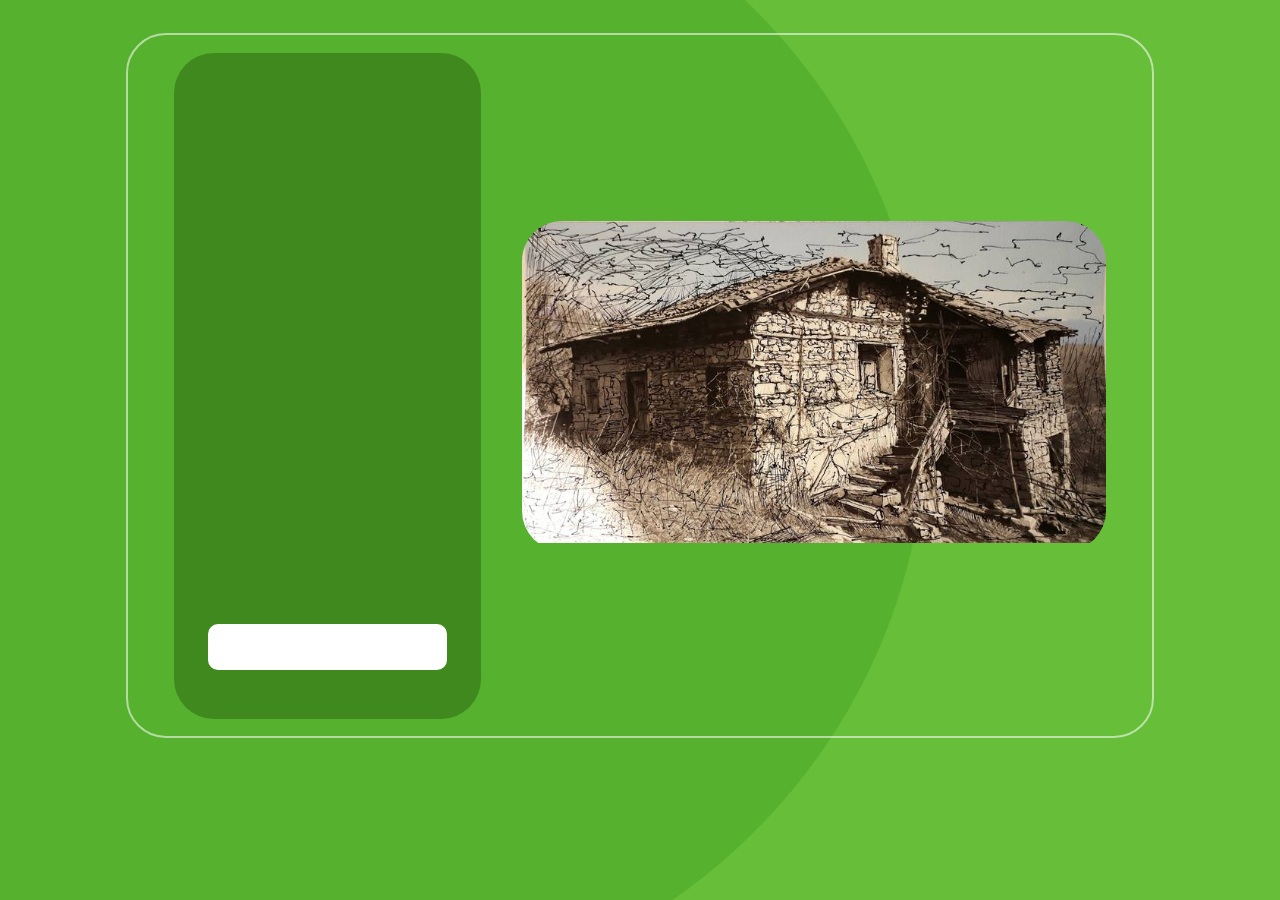
<file: adjective-rain/index.html>
<!DOCTYPE html>
<html lang="en">

<!-- ==============================================
    *  Head
============================================== -->
<head>

    <meta charset="utf-8">
    <meta content="width=device-width, initial-scale=1.0" name="viewport">

    <title>Adjective Rain</title>
    <meta content="Point Institute Didactic Resource by David Santana" name="description">

    <!-- Favicon -->
    <link href="img/favicon.png" rel="icon">

    <!-- Main CSS -->
    <link href="css/fonts.css" rel="stylesheet">
    <link href="css/style.css" rel="stylesheet">


</head>

<!-- ==============================================
    *  Body
============================================== -->
<body>
    
    <div id="main-container">

        <div id="upper-container">

            <div id="adjective-container">
                <div id="adjectives">
                    <p></p>
                </div>

                <div id="input">
                    <input id="input-adjective" type="text" spellcheck="false" autocomplete="off">
                </div>
            </div>

            <div id="noun-container">
                <div id="noun">
                    <img src="img/noun.jpg" width="100%">
                </div>
            </div>
            
        </div>

        <div id="lower-container">
            <div id="result">
                <p></p>
            </div>
        </div>

    </div>

    <!-- Main -->
    <script src="js/main.js"></script>

</body>
</html>
</file>
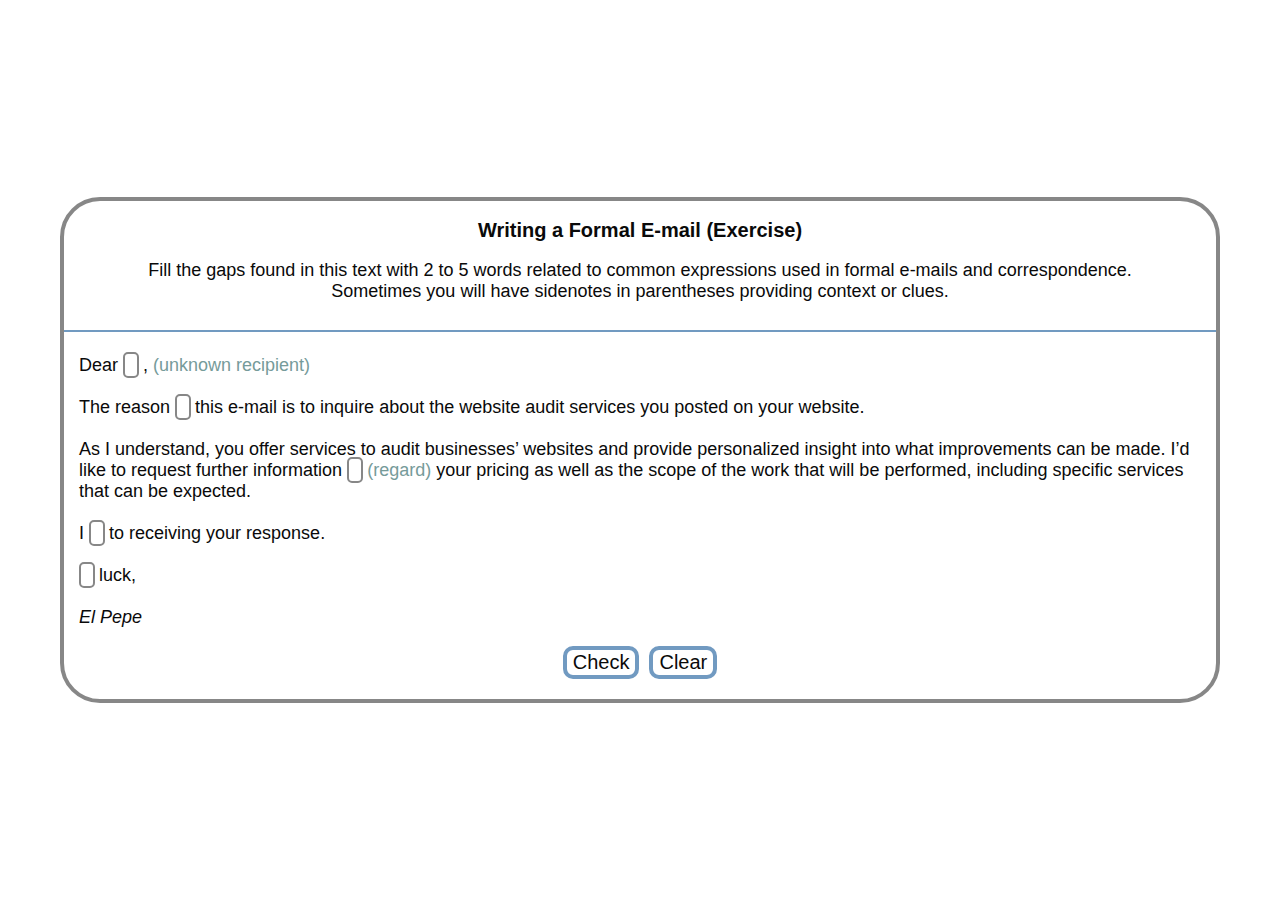
<file: email-cloze/index.html>
<!DOCTYPE html>
<html lang="en">

<!-- ==============================================
    *  Head
============================================== -->
<head>

    <meta charset="utf-8">
    <meta content="width=device-width, initial-scale=1.0" name="viewport">

    <title>E-mail Open Cloze Exercise</title>
    <meta content="Educational resource made by David S." name="description">

    <!-- Favicon -->
    <link href="img/favicon.png" rel="icon">

    <!-- Google Fonts -->
    <link rel="preconnect" href="https://fonts.gstatic.com">
    <link href="https://fonts.googleapis.com/css2?family=Fira+Mono&display=swap" rel="stylesheet">

    <!-- Main CSS -->
    <link href="style.css" rel="stylesheet">

</head>

<!-- ==============================================
    *  Body
============================================== -->
<body>
    
    <div id="container">

        <div id="container-prompt">
            <h1>Writing a Formal E-mail (Exercise)</h1>
            <p>Fill the gaps found in this text with 2 to 5 words related to common expressions used in formal e-mails and correspondence.<br>
            Sometimes you will have sidenotes in parentheses providing context or clues.</p>
        </div>

        <span id="row-separator"></span>
        <div id="container-text">
            <p>
                Dear <span id="a1" class="input" contenteditable onkeypress="return (this.innerText.length <= 25)"></span></span><span id="r1"></span>, <span class="note">(unknown recipient)</span>
                <br><br>
                The reason <span id="a2" class="input" contenteditable onkeypress="return (this.innerText.length <= 25)"></span></span><span id="r2"></span> this e-mail is to inquire about the website 
                audit services you posted on your website.
                <br><br>
                As I understand, you offer services to audit businesses’ websites and provide personalized insight into what improvements can be made. 
                I’d like to request further information <span id="a3" class="input" contenteditable onkeypress="return (this.innerText.length <= 25)"></span></span><span id="r3"></span> 
                <span class="note">(regard)</span> your pricing as well as the scope of the work that will be performed, including specific services that can 
                be expected.
                <br><br>
                I <span id="a4" class="input" contenteditable onkeypress="return (this.innerText.length <= 25)"></span><span id="r4"></span> to receiving your response.<br><br>
                <span id="a5" class="input" contenteditable onkeypress="return (this.innerText.length <= 25)"></span></span><span id="r5"></span> luck,<br><br>
                <i>El Pepe</i>
            </p>
        </div>

        <div id="container-buttons">
            <button id= "check-btn">Check</button>
            <button id= "clear-btn">Clear</button>
        </div>
    
    </div>

    <!-- Modules -->
    <script src="js/main.js"></script>

</body>
</html>
</file>
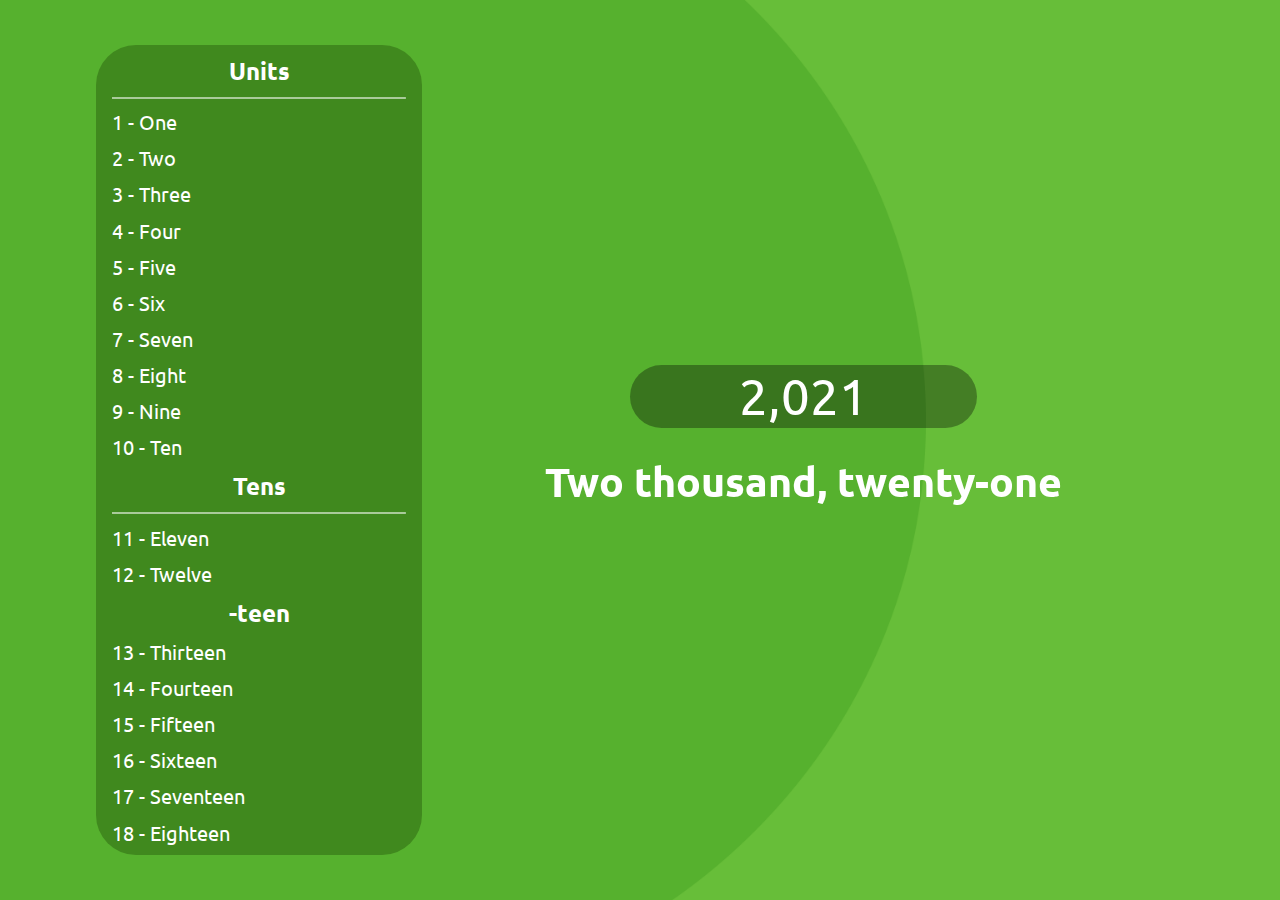
<file: number-parser/index.html>
<!DOCTYPE html>
<html lang="en">

<!-- ==============================================
    *  Head
============================================== -->
<head>

    <meta charset="utf-8">
    <meta content="width=device-width, initial-scale=1.0" name="viewport">

    <title>Number Parser</title>
    <meta content="Converts numbers into their word form." name="description">

    <!-- Favicon -->
    <link href="img/favicon.png" rel="icon">

    <!-- Main CSS -->
    <link href="css/fonts.css" rel="stylesheet">
    <link href="css/style.css" rel="stylesheet">

</head>

<!-- ==============================================
    *  Body
============================================== -->
<body>
    
    <div id="main-container">
        <div id="sidetable-container">
            <h2>Units</h2>
            <div class="row-separator"></div>
            <p>1 - One</p>
            <p>2 - Two</p>
            <p>3 - Three</p>
            <p>4 - Four</p>
            <p>5 - Five</p>
            <p>6 - Six</p>
            <p>7 - Seven</p>
            <p>8 - Eight</p>
            <p>9 - Nine</p>
            <p>10 - Ten</p>
            <h2>Tens</h2>
            <div class="row-separator"></div>
            <p>11 - Eleven</p>
            <p>12 - Twelve</p>
            <h3>-teen</h3>
            <p>13 - Thirteen</p>
            <p>14 - Fourteen</p>
            <p>15 - Fifteen</p>
            <p>16 - Sixteen</p>
            <p>17 - Seventeen</p>
            <p>18 - Eighteen</p>
            <p>19 - Nineteen</p>
            <h3>-ty</h3>
            <p>20 - Twenty</p>
            <p>21 - Twenty-one</p>
            <p>22 - Twenty-two</p>
            <p>23 - Twenty-three</p>
            <p>24 - Twenty-four</p>
            <p>25 - Twenty-five</p>
            <p>26 - Twenty-six</p>
            <p>27 - Twenty-seven</p>
            <p>28 - Twenty-eight</p>
            <p>29 - Twenty-nine</p>
            <p>30 - Thirty</p>
            <p>40 - Forty</p>
            <p>50 - Fifty</p>
            <p>60 - Sixty</p>
            <p>70 - Seventy</p>
            <p>80 - Eighty</p>
            <p>90 - Ninety</p>
            <h2>Hundreds</h2>
            <div class="row-separator"></div>
            <p>100 - One hundred</p>
            <p>101 - One hundred one</p>
            <p>111 - One hundred eleven</p>
            <p>121 - One hundred twenty-one</p>
            <p>200 - Two hundred</p>
            <p>500 - Five hundred</p>
            <p>900 - Nine hundred</p>
            <h2>Thousands</h2>
            <div class="row-separator"></div>
            <p>1,000 - One thousand</p>
            <p>2,000 - Two thousand</p>
            <p>10,000 - Ten thousand</p>
            <p>100,000 - One hundred thousand</p>
            <h2>Millions +</h2>
            <div class="row-separator"></div>
            <p>1,000,000 - One million</p>
            <p>1,000,000,000 - One billion</p>
            <p>1,000,000,000,000 - One trillion</p>
            <p>10¹⁵ - One quadrillion</p>
            <p>10¹⁸ - One quintillion</p>
            <p>10²¹ - One hexillion</p>
            <p>10²⁴ - One septillion</p>
            <p>10²⁷ - One octillion</p>
            <p>10³⁰ - One nonillion</p>
            <p>10³³ - One decillion</p>
        </div>

        <div id="number-container">
            <input id="input-number" type="text" value="2,021" maxlength="18">
            <div><h1 id="text-result">Two thousand, twenty-one</h1></div>
        </div>
    </div>

    <!-- Vendor -->
    <script src="js/numberToWords.js"></script>

    <!-- Main -->
    <script src="js/main.js"></script>

</body>
</html>
</file>
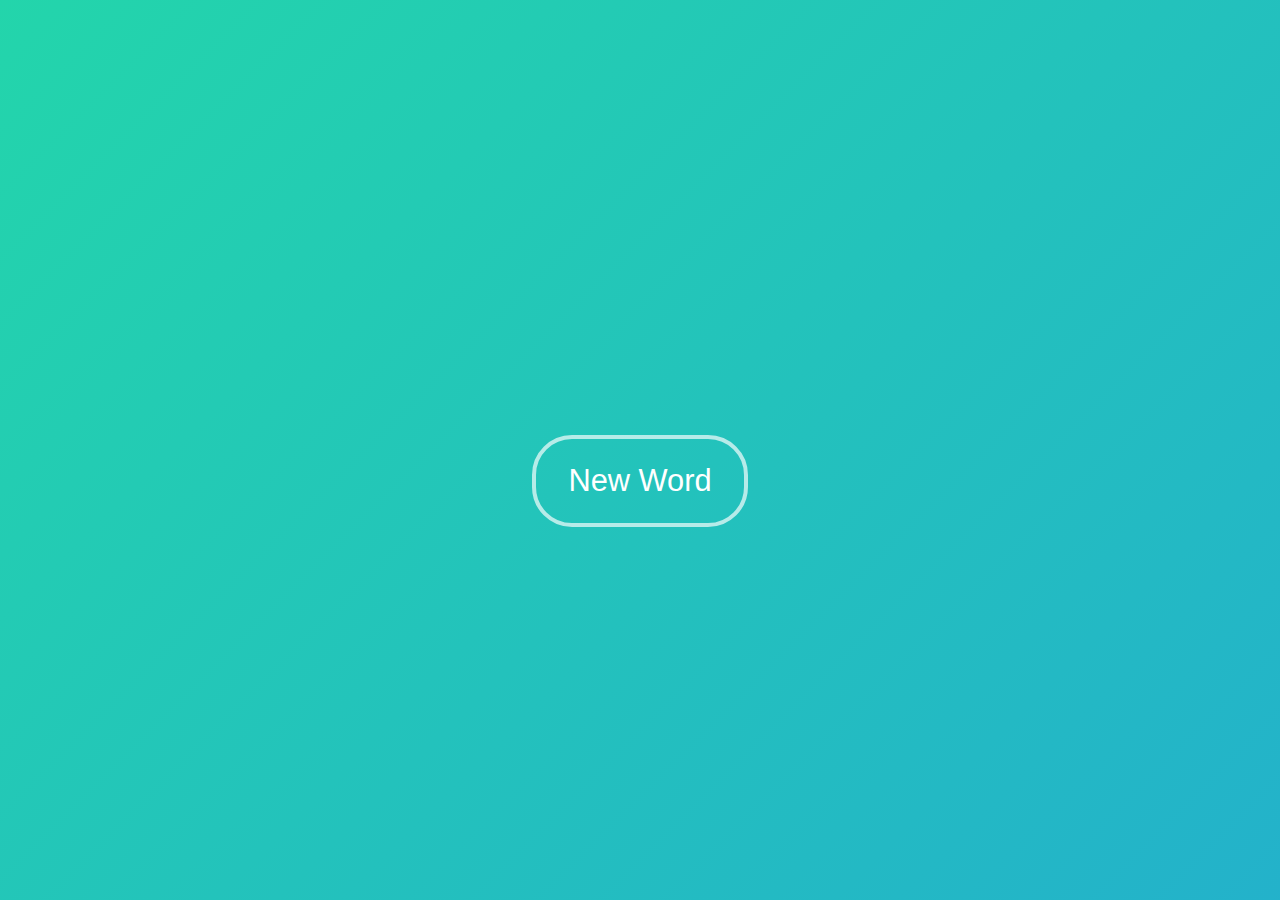
<file: random-words/index.html>
<!DOCTYPE html>
<html lang="en">

<!-- ==============================================
    *  Head
============================================== -->
<head>

    <meta charset="utf-8">
    <meta content="width=device-width, initial-scale=1.0" name="viewport">

    <title>Random Words</title>
    <meta content="Random Word Generator for Pictionary." name="description">

    <!-- Favicon -->
    <link href="img/favicon.png" rel="icon">

    <!-- Main CSS -->
    <link href="css/fonts.css" rel="stylesheet">
    <link href="css/style.css" rel="stylesheet">

</head>

<!-- ==============================================
    *  Body
============================================== -->
<body>
    
    <div id="main-container">

        <div id="controls">
            <h1 id="word"></h1>
            <button id="new-word">New Word</button>
        </div>

    </div>

    <!-- Main -->
    <script src="js/main.js"></script>

</body>
</html>
</file>
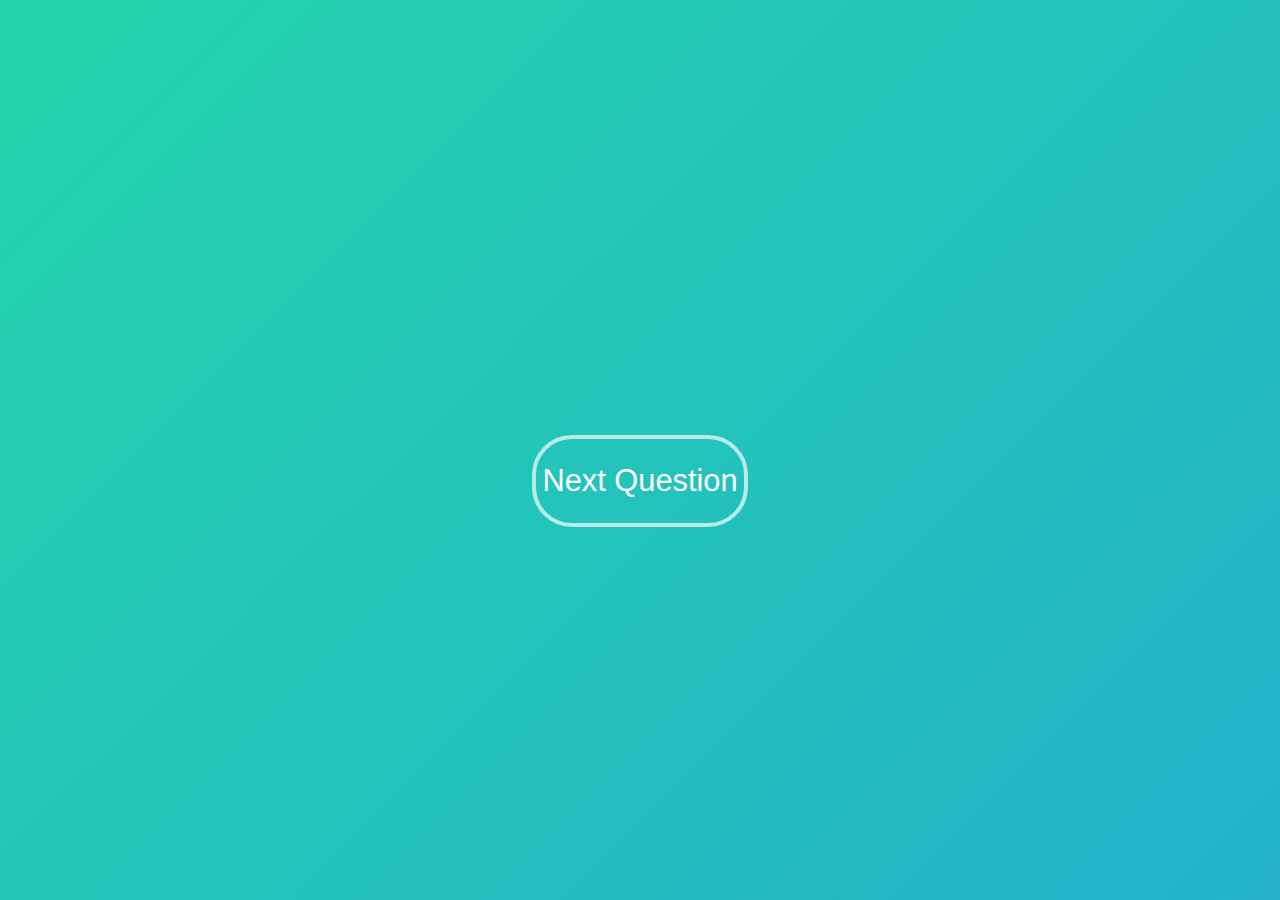
<file: rudimentary/index.html>
<!DOCTYPE html>
<html lang="en">

<!-- ==============================================
    *  Head
============================================== -->
<head>

    <meta charset="utf-8">
    <meta content="width=device-width, initial-scale=1.0" name="viewport">

    <title>Random Words</title>
    <meta content="Random Word Generator for Pictionary." name="description">

    <!-- Favicon -->
    <link href="img/favicon.png" rel="icon">

    <!-- Main CSS -->
    <link href="css/fonts.css" rel="stylesheet">
    <link href="css/style.css" rel="stylesheet">

</head>

<!-- ==============================================
    *  Body
============================================== -->
<body>
    
    <div id="main-container">

        <div id="question-container">
            <h1 id="question"></h1>
        </div>

        <div id="button-container">
            <button id="next-question">Next Question</button>
        </div>

    </div>

    <!-- Database -->
    <script src="js/words.js"></script>

    <!-- Main -->
    <script src="js/main.js"></script>

</body>
</html>
</file>
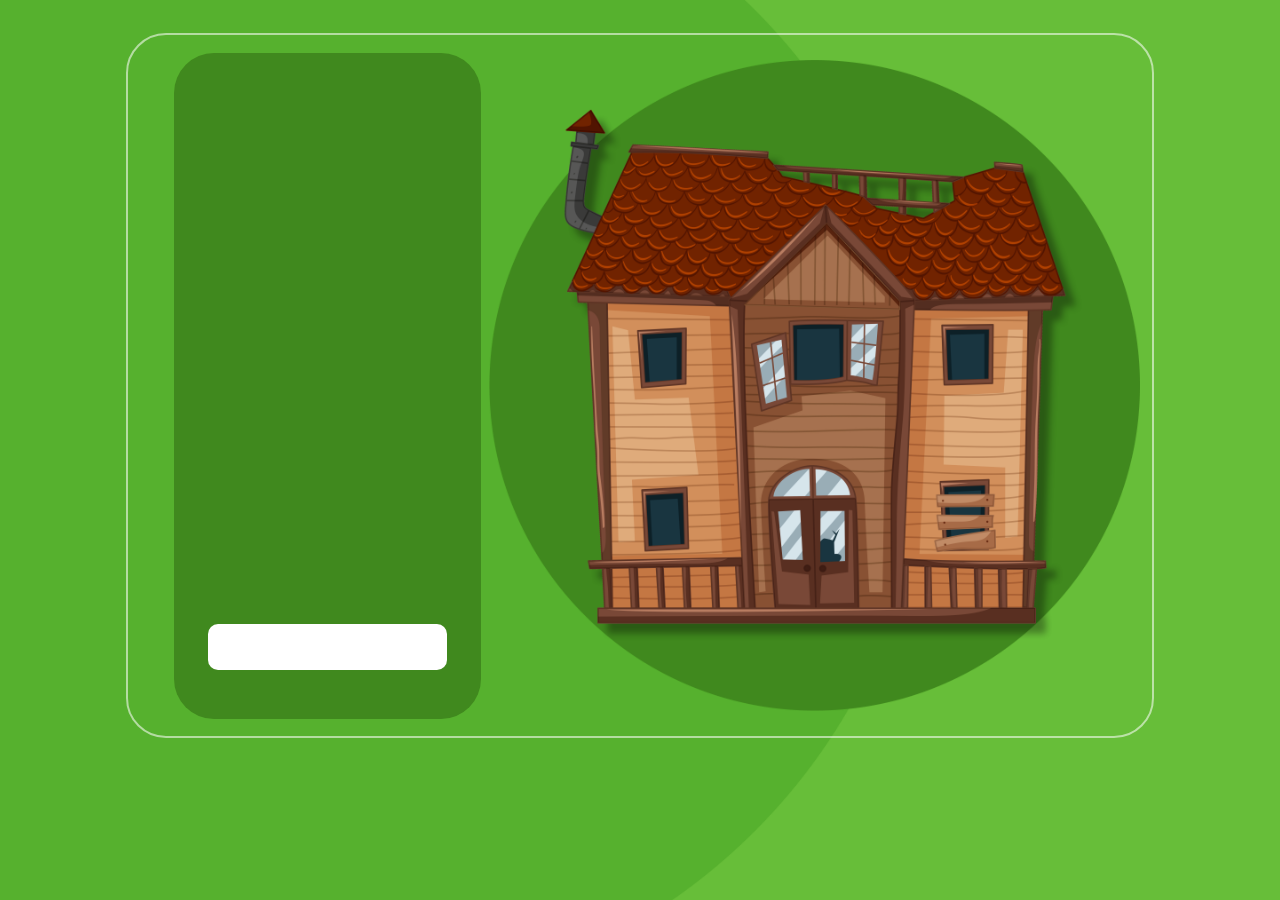
<file: adjective-rain/1/index.html>
<!DOCTYPE html>
<html lang="en">

<!-- ==============================================
    *  Head
============================================== -->
<head>

    <meta charset="utf-8">
    <meta content="width=device-width, initial-scale=1.0" name="viewport">

    <title>Adjective Rain</title>
    <meta content="Point Institute Didactic Resource by David Santana" name="description">

    <!-- Favicon -->
    <link href="img/favicon.png" rel="icon">

    <!-- Main CSS -->
    <link href="css/fonts.css" rel="stylesheet">
    <link href="css/style.css" rel="stylesheet">


</head>

<!-- ==============================================
    *  Body
============================================== -->
<body>
    
    <div id="main-container">

        <div id="upper-container">

            <div id="adjective-container">
                <div id="adjectives">
                    <p></p>
                </div>

                <div id="input">
                    <input id="input-adjective" type="text" spellcheck="false" autocomplete="off">
                </div>
            </div>

            <div id="noun-container">
                <div id="noun">
                    <img src="img/noun.png" height="100%">
                </div>
            </div>
            
        </div>

        <div id="lower-container">
            <div id="result">
                <p></p>
            </div>
        </div>

    </div>

    <!-- Main -->
    <script src="js/main.js"></script>

</body>
</html>
</file>
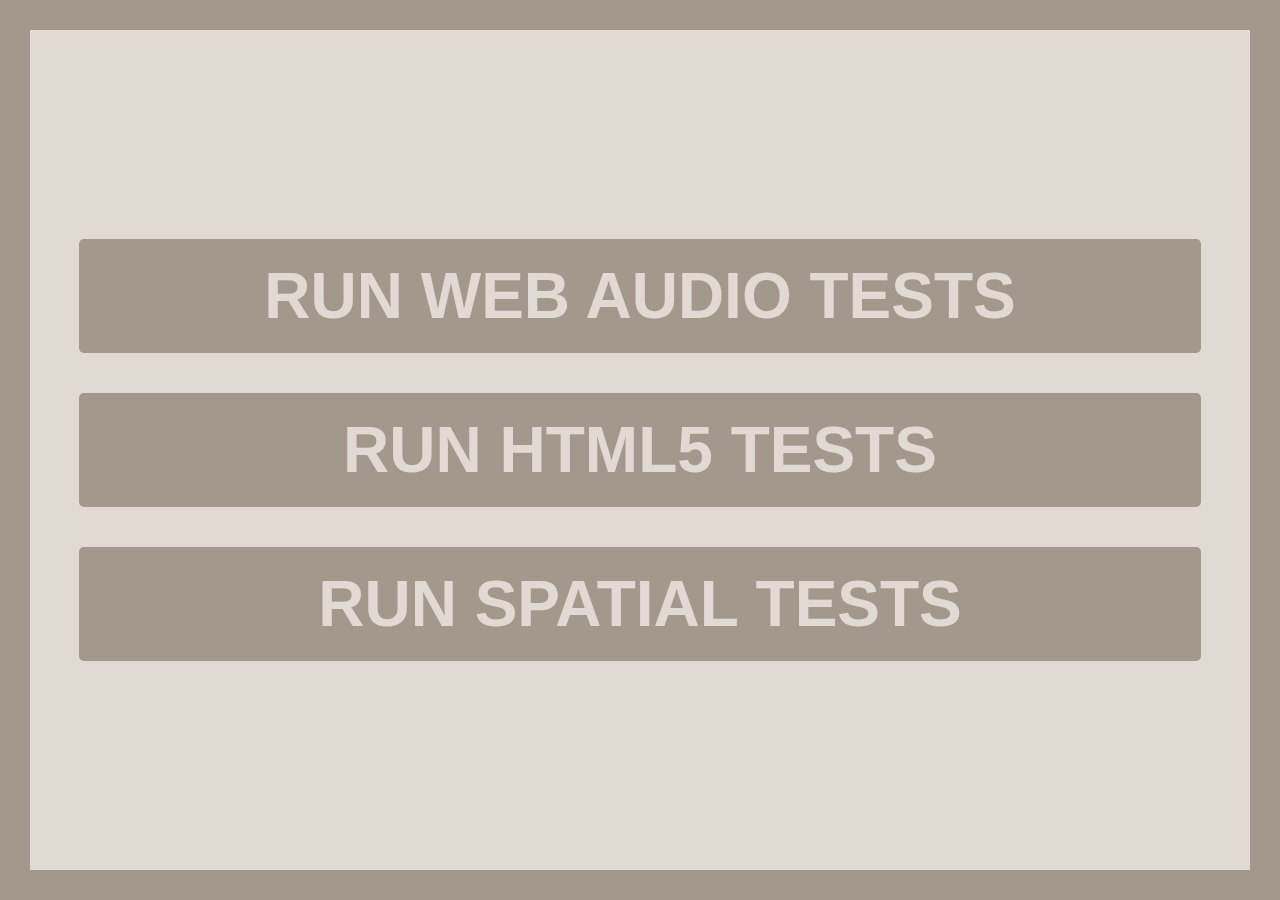
<file: pass-the-bomb/vendor/howler.js-2.2.3/tests/index.html>
<!doctype html>
<html lang="en">
<head>
  <meta charset="utf-8">
  <title>Howler.js Tests</title>
  <link rel="stylesheet" href="./css/styles.css">
</head>
<body>
  <div id="container">
    <button class="button" id="webaudio">RUN WEB AUDIO TESTS</button>
    <button class="button" id="html5">RUN HTML5 TESTS</button>
    <button class="button" id="spatial">RUN SPATIAL TESTS</button>
  </div>

  <script>
    document.getElementById('webaudio').onclick = function() {
      window.location = 'core.webaudio.html';
    };

    document.getElementById('html5').onclick = function() {
      window.location = 'core.html5audio.html';
    };

    document.getElementById('spatial').onclick = function() {
      window.location = 'spatial.html';
    };
  </script>
</body>
</html>
</file>
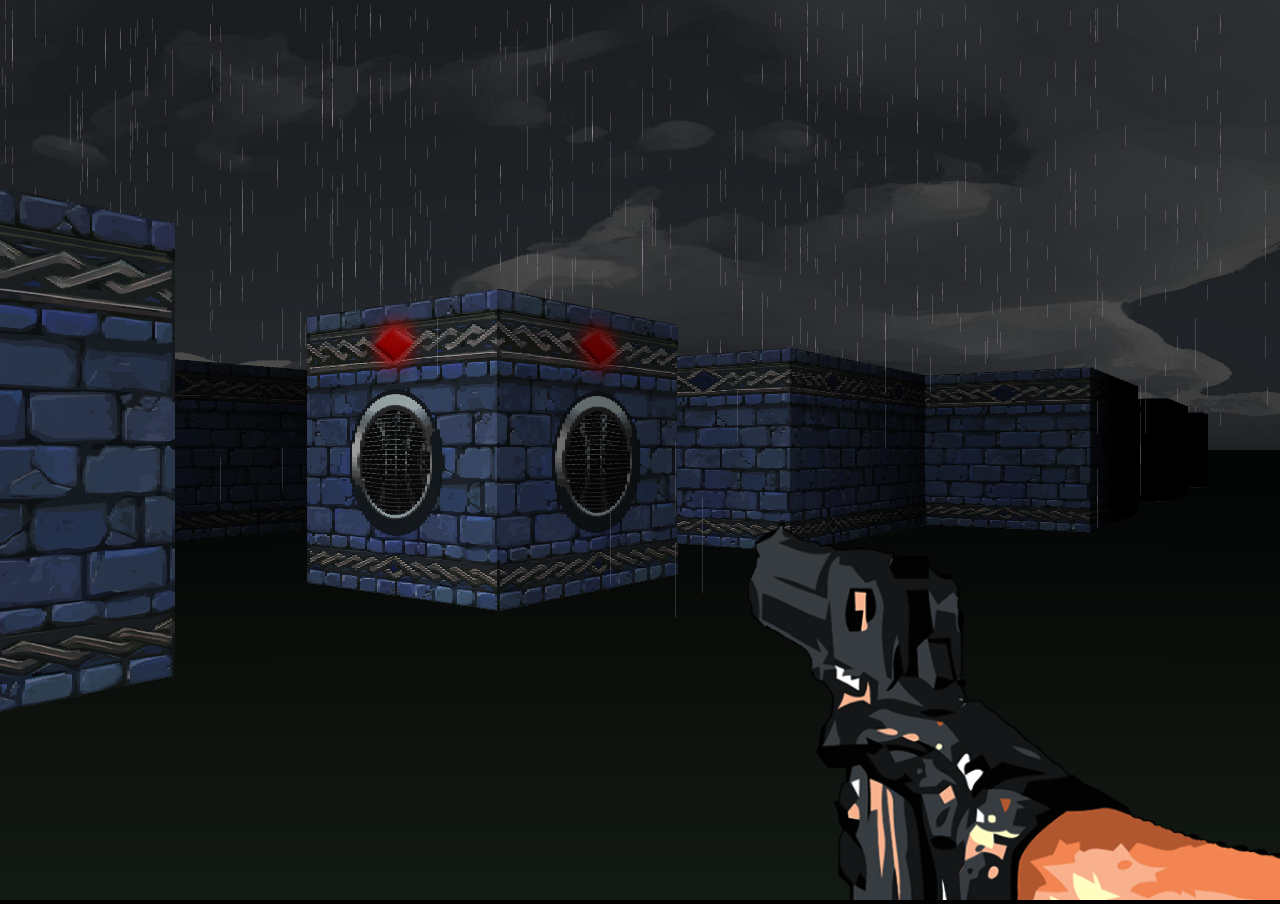
<file: pass-the-bomb/vendor/howler.js-2.2.3/examples/3d/index.html>
<!doctype html>
<html lang="en">
<head>
  <meta charset="utf-8">
  <meta name="viewport" content="user-scalable=no">
  <title>Howler.js 3D Spatial Audio</title>
  <link rel="stylesheet" href="./styles.css">
</head>
<body>
  <!-- Game Canvas -->
  <canvas id="canvas" width="1" height="1">

  <!-- Scripts -->
  <script src="../../src/howler.core.js"></script>
  <script src="../../src/plugins/howler.spatial.js"></script>
  <script src="./js/sound.js"></script>
  <script src="./js/player.js"></script>
  <script src="./js/controls.js"></script>
  <script src="./js/texture.js"></script>
  <script src="./js/map.js"></script>
  <script src="./js/camera.js"></script>
  <script src="./js/game.js"></script>
</body>
</html>
</file>
<file: adjective-rain/css/fonts.css>
/*--------------------------------------------------------------
# Monserrat
--------------------------------------------------------------*/
/* Regular */
@font-face {
	font-family: "Monserrat";
	src: url("../fonts/Montserrat-Regular.otf");
}
/* Bold */
@font-face {
	font-family: "Monserrat";
	src: url("../fonts/Montserrat-Bold.otf");
	font-weight: bold;
}
/* Italic */
@font-face {
	font-family: "Monserrat";
	src: url("../fonts/Montserrat-Italic.otf");
	font-style: italic;
}
</file>
<file: adjective-rain/css/style.css>
/*--------------------------------------------------------------
# General
--------------------------------------------------------------*/
/* Main */
html, body {
  margin: 0px;
  height: 100vh;
}
/* Body */
body {
  display: flex;
  flex-direction: column;
  font-family: "Monserrat", sans-serif;
  font-size: calc(1vw + 2vh);
  color: rgb(255, 255, 255);
  background-color: rgb(103, 190, 57);
  background-image: url("../img/bg.png");
  background-size: cover;
}
/* Anchor */
a {
  display: block;
  color: rgb(255, 255, 255);
  margin-top: 10px;
  margin-bottom: 10px;
  cursor: pointer;
  transform: scale(1);
  transition: 0.25s;
}
/* Anchor Hover */
a:hover {
  color: rgb(238, 238, 238);
  transform: scale(1.5);
}
/* Input Text */
input[type="text"] {
  border: none;
  border-radius: 10px;
  width: 90%;
  height: 1.2em;
  font-size: 1.2em;
  background-color: rgb(255, 255, 255);
  outline: none;
}
/*--------------------------------------------------------------
# Main Container
--------------------------------------------------------------*/
/* Main */
#main-container {
  display: flex;
  flex-direction: column;
  justify-content: center;
  place-items: center;
  margin: auto;
  width: 80%;
  height: 95%;
}
/* Main Selection*/
#main-container ::selection {
  background-color: transparent;
}
/*--------------------------------------------------------------
# Upper Container
--------------------------------------------------------------*/
/* Main */
#upper-container {
  display: flex;
  justify-content: center;
  place-items: center;
  border: 2px solid rgba(255, 255, 255, 0.555);
  border-radius: 40px;
  width: 100%;
  height: 82%;
}
/*--------------------------------------------------------------
# Adjective Container
--------------------------------------------------------------*/
/* Main */
#adjective-container {
  display: flex;
  flex-direction: column;
  text-align: center;
  justify-content: center;
  place-items: center;
  border: none;
  border-radius: 40px;
  background-color: rgb(64, 137, 30);
  width: 30%;
  height: 95%;
  margin-right: 4%;
}
/*--------------------------------------------------------------
# Adjectives
--------------------------------------------------------------*/
/* Main */
#adjectives {
  width: 90%;
  height: 90%;
}
/*--------------------------------------------------------------
# Input
--------------------------------------------------------------*/
/* Main */
#input {
  width: 85%;
  height: 15%;
}
/*--------------------------------------------------------------
# Noun Container
--------------------------------------------------------------*/
/* Main */
#noun-container {
  display: flex;
  flex-direction: column;
  justify-content: center;
  align-items: center;
  width: 57%;
  height: 95%;
}
/*--------------------------------------------------------------
# Noun
--------------------------------------------------------------*/
/* Main */
#noun {
  border: none;
  border-radius: 40px;
  width: fit-content;
  height: fit-content;
  overflow: hidden;
}
/*--------------------------------------------------------------
# Lower Container
--------------------------------------------------------------*/
/* Main */
#lower-container {
  display: flex;
  flex-direction: column;
  justify-content: center;
  align-items: center;
  width: 100%;
  height: 15%;
}
/*--------------------------------------------------------------
# Result
--------------------------------------------------------------*/
/* Main */
#result {
  font-size: 1.5em;
  font-weight: bold;
  color: rgb(255, 255, 255);
  width: fit-content;
  height: fit-content;
}
</file>
<file: email-cloze/style.css>
/*--------------------------------------------------------------
# General
--------------------------------------------------------------*/
html, body {
  margin: 0px;
  height: 100vh;
}

body {
  display: flex;
  flex-direction: column;
  font-family: sans-serif;
  color: rgb(10, 10, 10); 
  background: rgb(255, 255, 255);
}

/*--------------------------------------------------------------
# Container
--------------------------------------------------------------*/
#container {
  display: flex;
  flex-direction: column;
  text-align: left;
  border: 4px solid rgba(40, 40, 40, 0.555);
  border-radius: 40px;
  margin: auto;
  width: 90%;
}

#container h1 {
  font-size: 20px;
  font-weight: bold;
}

#container p {
  font-size: 18px;
}

#container button {
  position: relative;
  overflow: hidden;
  margin-bottom: 20px;
  margin-left: 5px;
  margin-right: 5px;
  border: 4px solid rgba(0, 74, 143, 0.555);
  border-radius: 10px;
  background: transparent;
  color: rgb(10, 10, 10); 
  cursor: pointer;
  font-family: sans-serif;
  font-size: 20px;
  transition: 0.2s;
}

#container button:hover {
  background: rgb(170, 170, 170);
  color: rgb(255, 255, 255);
}

.input {
  border: 2px solid rgba(40, 40, 40, 0.555);
  border-radius: 5px;
  max-width: 100px;
  font-family: inherit;
  font-size: inherit;
  padding: 1px 6px;
  margin-right: 0.25rem;
}

span.ripple {
  position: absolute;
  border-radius: 50%;
  transform: scale(0);
  animation: ripple 600ms linear;
  background-color: rgba(255, 255, 255, 0.7);
}

@keyframes ripple {
  to {
    transform: scale(4);
    opacity: 0;
  }
}

#row-separator {
  min-height: 12px;
  background: linear-gradient(90deg, rgba(0, 74, 143, 0.555), rgba(0, 74, 143, 0.555)) no-repeat center/100% 2px;
}

/*--------------------------------------------------------------
# Container > Prompt
--------------------------------------------------------------*/
#container-prompt {
  text-align: center;
  margin: 5px;
}

/*--------------------------------------------------------------
# Container > Text
--------------------------------------------------------------*/
#container-text {
  margin-left: 15px;
  margin-right: 15px;
}

.note {
  color: rgb(118, 155, 154);
}

/*--------------------------------------------------------------
# Container > Button
--------------------------------------------------------------*/
#container-buttons {
  display: flex;
  margin-left: 15px;
  margin-right: 15px;
  height: fit-content;
  text-align: center;
  justify-content: center;
}
</file>
<file: number-parser/css/fonts.css>
/*--------------------------------------------------------------
# Monserrat
--------------------------------------------------------------*/
/* Regular */
@font-face {
	font-family: "Ubuntu";
	src: url("../fonts/Ubuntu-Regular.ttf");
}
/* Bold */
@font-face {
	font-family: "Ubuntu";
	src: url("../fonts/Ubuntu-Bold.ttf");
	font-weight: bold;
}
</file>
<file: number-parser/css/style.css>
/*--------------------------------------------------------------
# General
--------------------------------------------------------------*/
/* Main */
html, body {
  margin: 0px;
  height: 100vh;
}
/* Body */
body {
  display: flex;
  flex-direction: column;
  justify-content: center;
  place-items: center;
  font-family: "Ubuntu", sans-serif;
  font-size: 2.25vh;
  color: rgb(255, 255, 255);
  background-color: rgb(103, 190, 57);
  background-image: url("../img/bg.png");
  background-size: cover;
}
/* Header 2 */
h2 {
  display: block;
  color: rgb(255, 255, 255);
  margin-top: 10px;
  margin-bottom: 10px;
  font-size: 1.2em;
  transform: scale(1);
  transition: 0.25s;
}
/* Header 2 */
h2:hover {
  color: rgb(238, 238, 238);
  transform: scale(1.2);
}
/* Header 3 */
h3 {
  display: block;
  color: rgb(255, 255, 255);
  margin-top: 10px;
  margin-bottom: 10px;
  transform: scale(1);
  transition: 0.25s;
}
/* Header 3 */
h3:hover {
  color: rgb(238, 238, 238);
  transform: scale(1.2);
}
/* Paragraph */
p {
  margin: 0.5em 5%;
  font-size: 1em;
  text-align: left;
  transition: 0.25s;
}
/* Paragraph Hover */
p:hover {
  color: rgb(238, 238, 238);
  font-size: 1.1em;
}
/* Row Separator */
.row-separator {
  margin: auto;
  width: 90%;
  min-height: 2px;
  margin-top: 3%;
  background: linear-gradient(90deg, rgba(255, 255, 255, 0.555), rgba(255, 255, 255, 0.555)) no-repeat center/100% 2px;
}
/*--------------------------------------------------------------
# Main Container
--------------------------------------------------------------*/
/* Main */
#main-container {
  display: flex;
  justify-content: center;
  place-items: center;
  width: 85%;
  height: 90%;
}
/*--------------------------------------------------------------
# Sidetable Container
--------------------------------------------------------------*/
/* Main */
#sidetable-container {
  width: 30%;
  height: 100%;
  text-align: center;
  overflow-x: hidden;
  overflow-y: scroll;
  border-radius: 40px;
  background-color: rgb(64, 137, 30);
}
/* Scrollbar */
#sidetable-container::-webkit-scrollbar {
  width: 1em;
}
/* Scrollbar Track */
#sidetable-container::-webkit-scrollbar-track {
  background-color: rgba(52, 52, 52, 0.404);
  border-radius: 10px;
  margin-top: 1.5em;
  margin-bottom: 1.5em;
}
/* Scrollbar Thumb */
#sidetable-container::-webkit-scrollbar-thumb {
  background-color: rgba(32, 32, 32, 0.664); 
  border-radius: 10px;
}
/* Scrollbar Thumb Hover */
#sidetable-container::-webkit-scrollbar-thumb:hover {
  background-color: rgba(20, 20, 20, 0.856);
}
/*--------------------------------------------------------------
# Number Container
--------------------------------------------------------------*/
/* Main */
#number-container {
  display: flex;
  flex-direction: column;
  width: 70%;
  height: 100%;
  justify-content: center;
  place-items: center;
  text-align: center;
}
/* Input Text */
#number-container input[type="text"] {
  border: none;
  border-radius: 2em;
  width: 45%;
  height: 1.2em;
  color: rgb(255, 255, 255);
  font-family: "Ubuntu", sans-serif;
  font-size: 2.5em;
  text-align: center;
  background-color: rgba(0, 0, 0, 0.336);
  outline: none;
}
</file>
<file: random-words/css/fonts.css>
/*--------------------------------------------------------------
# Monserrat
--------------------------------------------------------------*/
/* Regular */
@font-face {
	font-family: "Monserrat";
	src: url("../fonts/Montserrat-Regular.otf");
}
/* Bold */
@font-face {
	font-family: "Monserrat";
	src: url("../fonts/Montserrat-Bold.otf");
	font-weight: bold;
}
/* Italic */
@font-face {
	font-family: "Monserrat";
	src: url("../fonts/Montserrat-Italic.otf");
	font-style: italic;
}
</file>
<file: random-words/css/style.css>
/*--------------------------------------------------------------
# General
--------------------------------------------------------------*/
/* Main */
html, body {
  margin: 0px;
  height: 100vh;
}
/* Body */
body {
  display: flex;
  flex-direction: column;
  justify-content: center;
  place-items: center;
  font-family: "Monserrat", sans-serif;
  font-size: calc(1vw + 2vh);
  color: rgb(255, 255, 255);
  background: linear-gradient(-45deg, #ee7752, #e73c7e, #23a6d5, #23d5ab);
  background-size: 400% 400%;
  animation: gradient 15s ease infinite;
}
/* Gradient Animation */
@keyframes gradient {
	0% {
		background-position: 0% 50%;
	}
	50% {
		background-position: 100% 50%;
	}
	100% {
		background-position: 0% 50%;
	}
}
/* Header 1 */
h1 {
  text-transform: uppercase;
  font-size: 3em;
  font-weight: bold;
}
/* Button */
button {
  position: relative;
  overflow: hidden;
  margin-top: 20px;
  margin-bottom: 20px;
  border: 4px solid rgba(255, 255, 255, 0.671);
  border-radius: 40px;
  background: transparent;
  width: 7em;
  height: 3em;
  color: #fff;
  font-size: 1em;
  transition: 0.2s;
}
/* Button Hover */
button:hover {
  background: rgba(255, 255, 255, 0.219);
  color: rgb(231, 231, 231);
}
/* Ripple */
span.ripple {
  position: absolute;
  border-radius: 50%;
  transform: scale(0);
  animation: ripple 600ms linear;
  background-color: rgba(255, 255, 255, 0.7);
}
/* Ripple Animation */
@keyframes ripple {
  to {
    transform: scale(4);
    opacity: 0;
  }
}
/*--------------------------------------------------------------
# Main Container
--------------------------------------------------------------*/
/* Main */
#main-container {
  display: flex;
  flex-direction: column;
  justify-content: center;
  place-items: center;
  width: 100%;
  height: 100%;
}
/*--------------------------------------------------------------
# Word Container
--------------------------------------------------------------*/
/* Main */
#word-container {
  width: 100%;
  height: fit-content;
  text-align: center;
}
/*--------------------------------------------------------------
# Button Container
--------------------------------------------------------------*/
/* Main */
#button-container {
  width: fit-content;
  height: fit-content;
  text-align: center;
}
</file>
<file: rudimentary/css/fonts.css>
/*--------------------------------------------------------------
# Monserrat
--------------------------------------------------------------*/
/* Regular */
@font-face {
	font-family: "Monserrat";
	src: url("../fonts/Montserrat-Regular.otf");
}
/* Bold */
@font-face {
	font-family: "Monserrat";
	src: url("../fonts/Montserrat-Bold.otf");
	font-weight: bold;
}
/* Italic */
@font-face {
	font-family: "Monserrat";
	src: url("../fonts/Montserrat-Italic.otf");
	font-style: italic;
}
</file>
<file: rudimentary/css/style.css>
/*--------------------------------------------------------------
# General
--------------------------------------------------------------*/
/* Main */
html, body {
  margin: 0px;
  height: 100vh;
}
/* Body */
body {
  display: flex;
  flex-direction: column;
  justify-content: center;
  place-items: center;
  font-family: "Monserrat", sans-serif;
  font-size: calc(1vw + 2vh);
  color: rgb(255, 255, 255);
  background: linear-gradient(-45deg, #ee7752, #e73c7e, #23a6d5, #23d5ab);
  background-size: 400% 400%;
  animation: gradient 15s ease infinite;
}
/* Gradient Animation */
@keyframes gradient {
	0% {
		background-position: 0% 50%;
	}
	50% {
		background-position: 100% 50%;
	}
	100% {
		background-position: 0% 50%;
	}
}
/* Header 1 */
h1 {
  text-transform: uppercase;
  font-size: 3em;
  font-weight: bold;
}
/* Button */
button {
  position: relative;
  overflow: hidden;
  margin-top: 20px;
  margin-bottom: 20px;
  border: 4px solid rgba(255, 255, 255, 0.671);
  border-radius: 40px;
  background: transparent;
  width: 7em;
  height: 3em;
  color: #fff;
  cursor: pointer;
  font-size: 1em;
  transition: 0.2s;
}
/* Button Hover */
button:hover {
  background: rgba(255, 255, 255, 0.219);
  color: rgb(231, 231, 231);
}
/* Ripple */
span.ripple {
  position: absolute;
  border-radius: 50%;
  transform: scale(0);
  animation: ripple 600ms linear;
  background-color: rgba(255, 255, 255, 0.7);
}
/* Ripple Animation */
@keyframes ripple {
  to {
    transform: scale(4);
    opacity: 0;
  }
}
/*--------------------------------------------------------------
# Main Container
--------------------------------------------------------------*/
/* Main */
#main-container {
  display: flex;
  flex-direction: column;
  justify-content: center;
  place-items: center;
  width: 100%;
  height: 100%;
}
/*--------------------------------------------------------------
# Question Container
--------------------------------------------------------------*/
/* Main */
#question-container {
  width: 100%;
  height: fit-content;
  text-align: center;
}
/*--------------------------------------------------------------
# Button Container
--------------------------------------------------------------*/
/* Main */
#button-container {
  width: fit-content;
  height: fit-content;
  text-align: center;
}
</file>
<file: adjective-rain/1/css/fonts.css>
/*--------------------------------------------------------------
# Monserrat
--------------------------------------------------------------*/
/* Regular */
@font-face {
	font-family: "Monserrat";
	src: url("../fonts/Montserrat-Regular.otf");
}
/* Bold */
@font-face {
	font-family: "Monserrat";
	src: url("../fonts/Montserrat-Bold.otf");
	font-weight: bold;
}
/* Italic */
@font-face {
	font-family: "Monserrat";
	src: url("../fonts/Montserrat-Italic.otf");
	font-style: italic;
}
</file>
<file: adjective-rain/1/css/style.css>
/*--------------------------------------------------------------
# General
--------------------------------------------------------------*/
/* Main */
html, body {
  margin: 0px;
  height: 100vh;
}
/* Body */
body {
  display: flex;
  flex-direction: column;
  font-family: "Monserrat", sans-serif;
  font-size: calc(1vw + 2vh);
  color: rgb(255, 255, 255);
  background-color: rgb(103, 190, 57);
  background-image: url("../img/bg.png");
  background-size: cover;
}
/* Anchor */
a {
  display: block;
  color: rgb(255, 255, 255);
  margin-top: 10px;
  margin-bottom: 10px;
  cursor: pointer;
  transform: scale(1);
  transition: 0.25s;
}
/* Anchor Hover */
a:hover {
  color: rgb(238, 238, 238);
  transform: scale(1.5);
}
/* Input Text */
input[type="text"] {
  border: none;
  border-radius: 10px;
  width: 90%;
  height: 1.2em;
  font-size: 1.2em;
  background-color: rgb(255, 255, 255);
  outline: none;
}
/*--------------------------------------------------------------
# Main Container
--------------------------------------------------------------*/
/* Main */
#main-container {
  display: flex;
  flex-direction: column;
  justify-content: center;
  place-items: center;
  margin: auto;
  width: 80%;
  height: 95%;
}
/* Main Selection*/
#main-container ::selection {
  background-color: transparent;
}
/*--------------------------------------------------------------
# Upper Container
--------------------------------------------------------------*/
/* Main */
#upper-container {
  display: flex;
  justify-content: center;
  place-items: center;
  border: 2px solid rgba(255, 255, 255, 0.555);
  border-radius: 40px;
  width: 100%;
  height: 82%;
}
/*--------------------------------------------------------------
# Adjective Container
--------------------------------------------------------------*/
/* Main */
#adjective-container {
  display: flex;
  flex-direction: column;
  text-align: center;
  justify-content: center;
  place-items: center;
  border: none;
  border-radius: 40px;
  background-color: rgb(64, 137, 30);
  width: 30%;
  height: 95%;
  margin-right: 4%;
}
/*--------------------------------------------------------------
# Adjectives
--------------------------------------------------------------*/
/* Main */
#adjectives {
  width: 90%;
  height: 90%;
}
/*--------------------------------------------------------------
# Input
--------------------------------------------------------------*/
/* Main */
#input {
  width: 85%;
  height: 15%;
}
/*--------------------------------------------------------------
# Noun Container
--------------------------------------------------------------*/
/* Main */
#noun-container {
  display: flex;
  flex-direction: column;
  justify-content: center;
  align-items: center;
  width: 57%;
  height: 95%;
}
/*--------------------------------------------------------------
# Noun
--------------------------------------------------------------*/
/* Main */
#noun {
  border: none;
  border-radius: 40px;
  width: fit-content;
  height: fit-content;
  overflow: hidden;
}
/*--------------------------------------------------------------
# Lower Container
--------------------------------------------------------------*/
/* Main */
#lower-container {
  display: flex;
  flex-direction: column;
  justify-content: center;
  align-items: center;
  width: 100%;
  height: 15%;
}
/*--------------------------------------------------------------
# Result
--------------------------------------------------------------*/
/* Main */
#result {
  font-size: 1.5em;
  font-weight: bold;
  color: rgb(255, 255, 255);
  width: fit-content;
  height: fit-content;
}
</file>
<file: pass-the-bomb/vendor/howler.js-2.2.3/tests/css/styles.css>
html {
  width: 100%;
  height: 100%;  
  overflow: hidden;
  padding: 0;
  margin: 0;
  outline: 0;
}

body {
  width: 100%;
  height: 100%;
  overflow: hidden;
  background: #e0dad2;
  border: 30px solid #a2998c;
  margin: 0;
  padding: 0;
  outline: 0;
  font-family: 'Lucida Grande', Arial;
  font-weight: bold;
  font-size: 50px;
  font-size: 7vw;
  color: #a2998c;
  -moz-box-sizing: border-box;
  -webkit-box-sizing: border-box;
  box-sizing: border-box;
  -moz-user-select: none;
  -webkit-user-select: none;
  user-select: none;
  cursor: default;
}

/* Main Components */
#container {
  width: 100%;
  height: 100%;
  text-align: center;
}
.button{
  background: #a2998c;
  border: none;
  outline: 0;
  padding: 20px 50px;
  margin: 0;
  font-family: 'Lucida Grande', Arial;
  font-weight: bold;
  font-size: 40px;
  font-size: 5vw;
  color: #e0dad2;
  border-radius: 5px;
  width: 92%;
  margin: 20px 0;
}
.button:hover {
  background: #91887b;
  cursor: pointer;
}
.button[disabled] {
  pointer-events: none;
  opacity: 0.5;
}
#logo {
  background-image: url('[data-uri]');
  width: 100px;
  height: 100px;
  position: absolute;
  bottom: 60px;
  left: 50%;
  margin: 0 -50px 0 -50px;
}

/* index.html */
#container {
  display: -webkit-box;
  display: -ms-flexbox;
  display: -webkit-flex;
  display: flex;
  -webkit-flex-direction: column;
  -webkit-box-direction: column;
  -ms-flex-direction: column;
  flex-direction: column;
  -webkit-justify-content: center;
  -webkit-box-pack: center;
  -ms-flex-pack: center;
  justify-content: center;
  -webkit-box-align: center;
  -webkit-align-items: center;
  -ms-flex-align: center;
  align-items: center;
}

@media screen and (max-height: 400px) {
  .button {
    padding: 5px;
  }
}
</file>
<file: pass-the-bomb/vendor/howler.js-2.2.3/examples/3d/styles.css>
html {
  width: 100%;
  height: 100%;  
  overflow: hidden;
  padding: 0;
  margin: 0;
  outline: 0;
}

body {
  width: 100%;
  height: 100%;
  padding: 0;
  margin: 0;
  overflow: hidden;
  background: #000;
  -webkit-user-select: none;
  user-select: none;
  -webkit-tap-highlight-color: rgba(255, 255, 255, 0);
}

#canvas {
  width: 100%;
  height: 100%;
}
</file>
